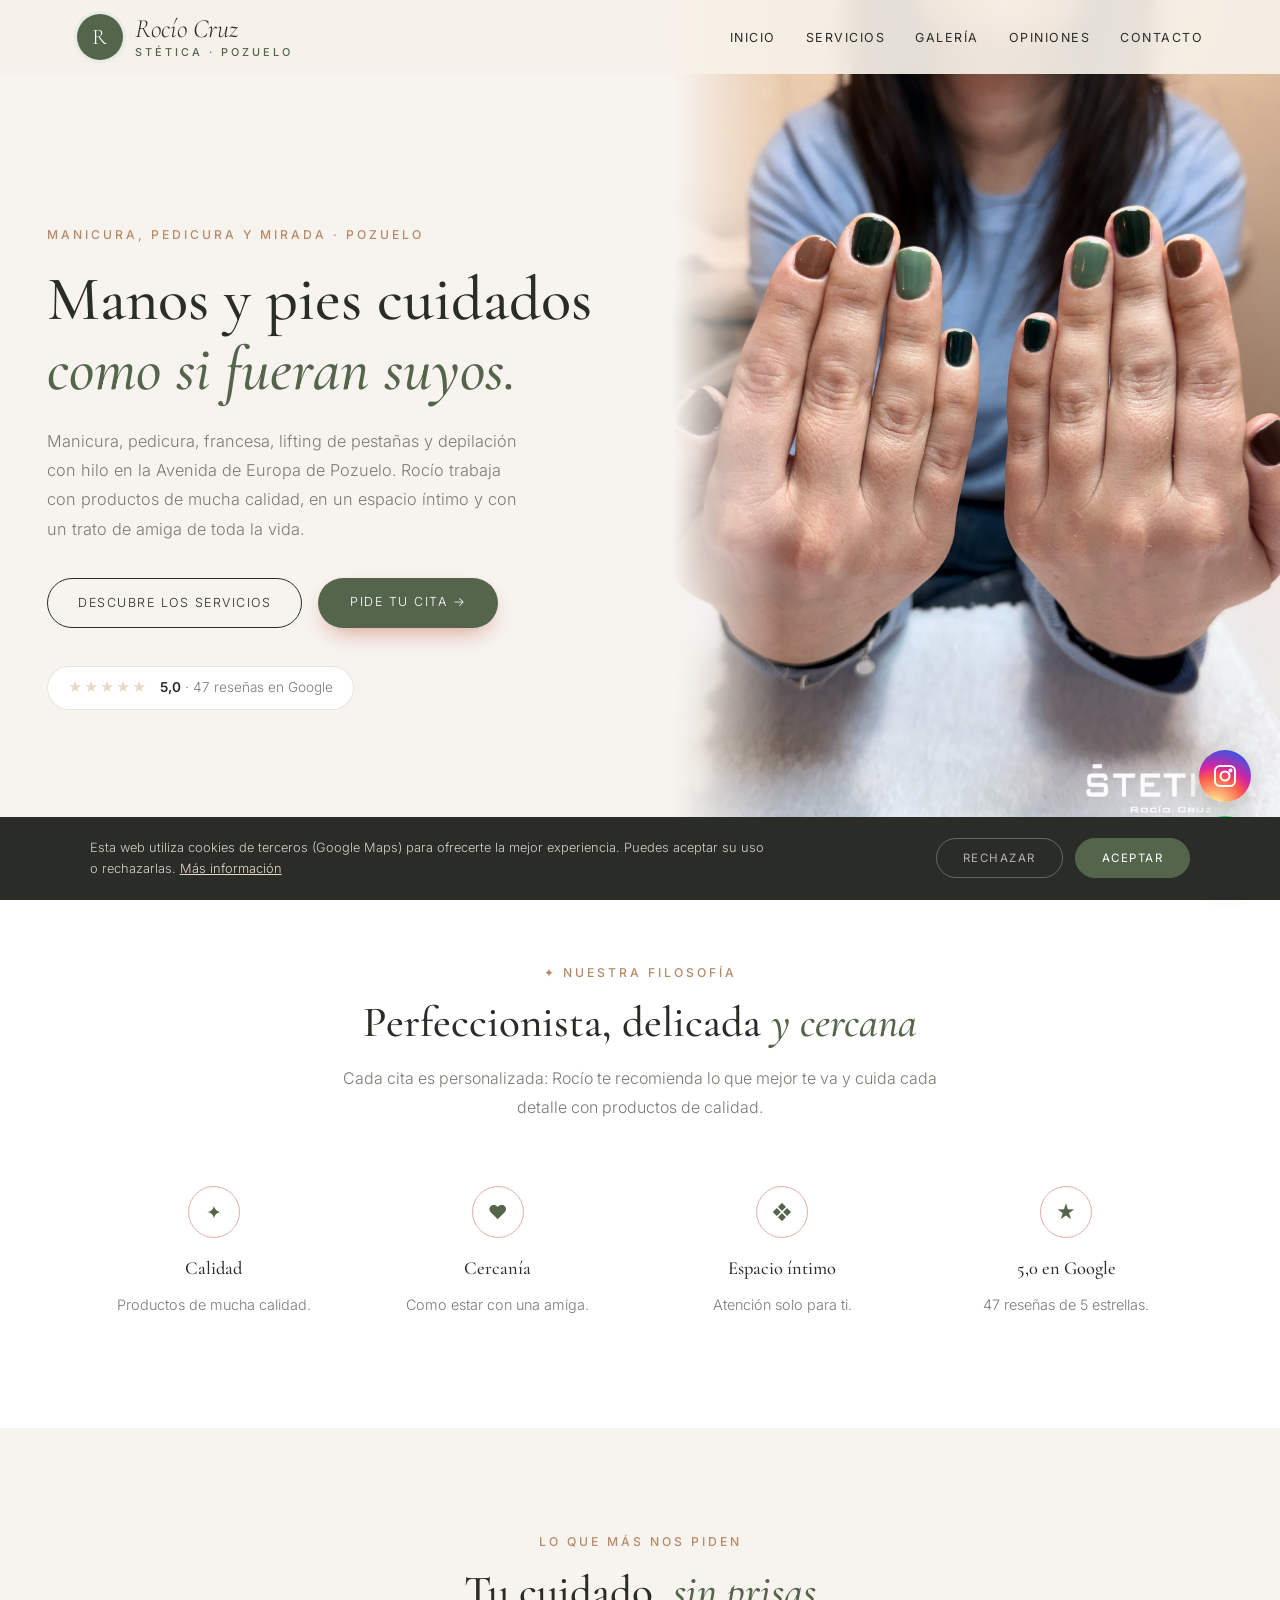
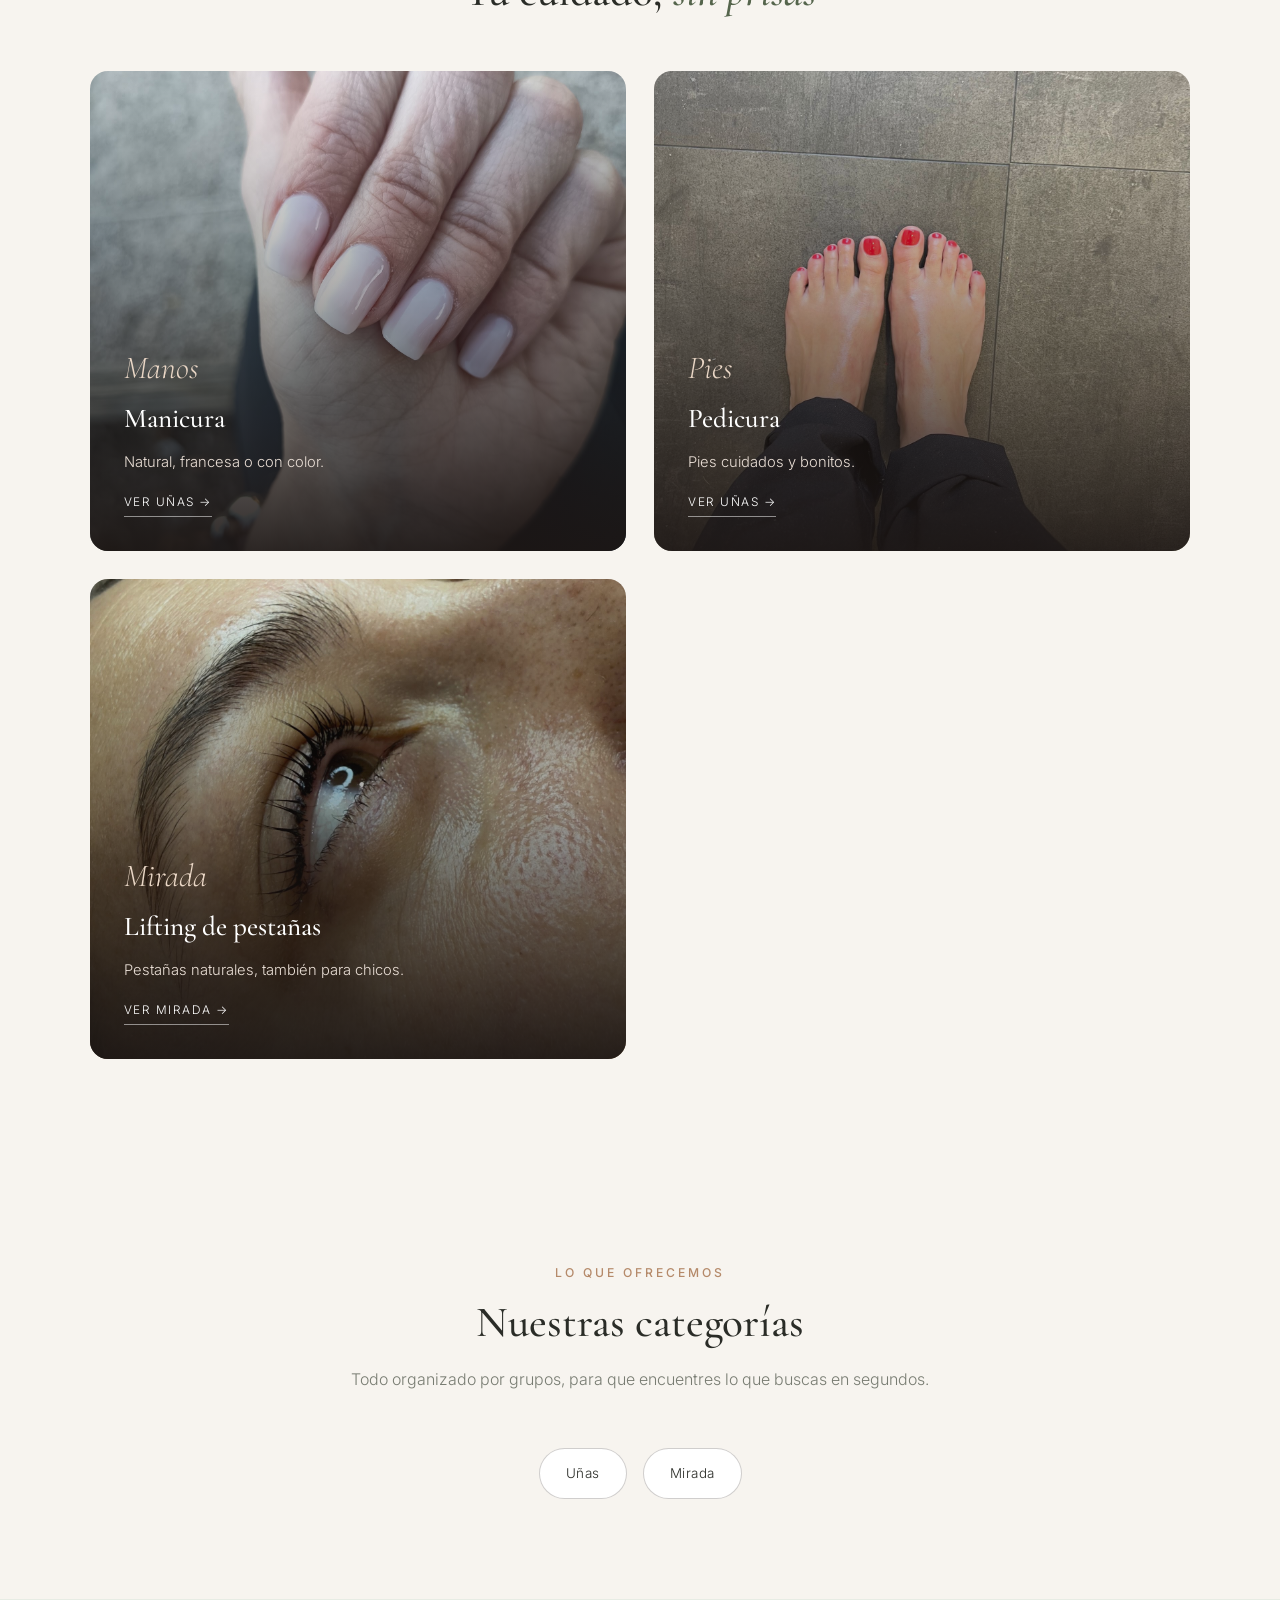
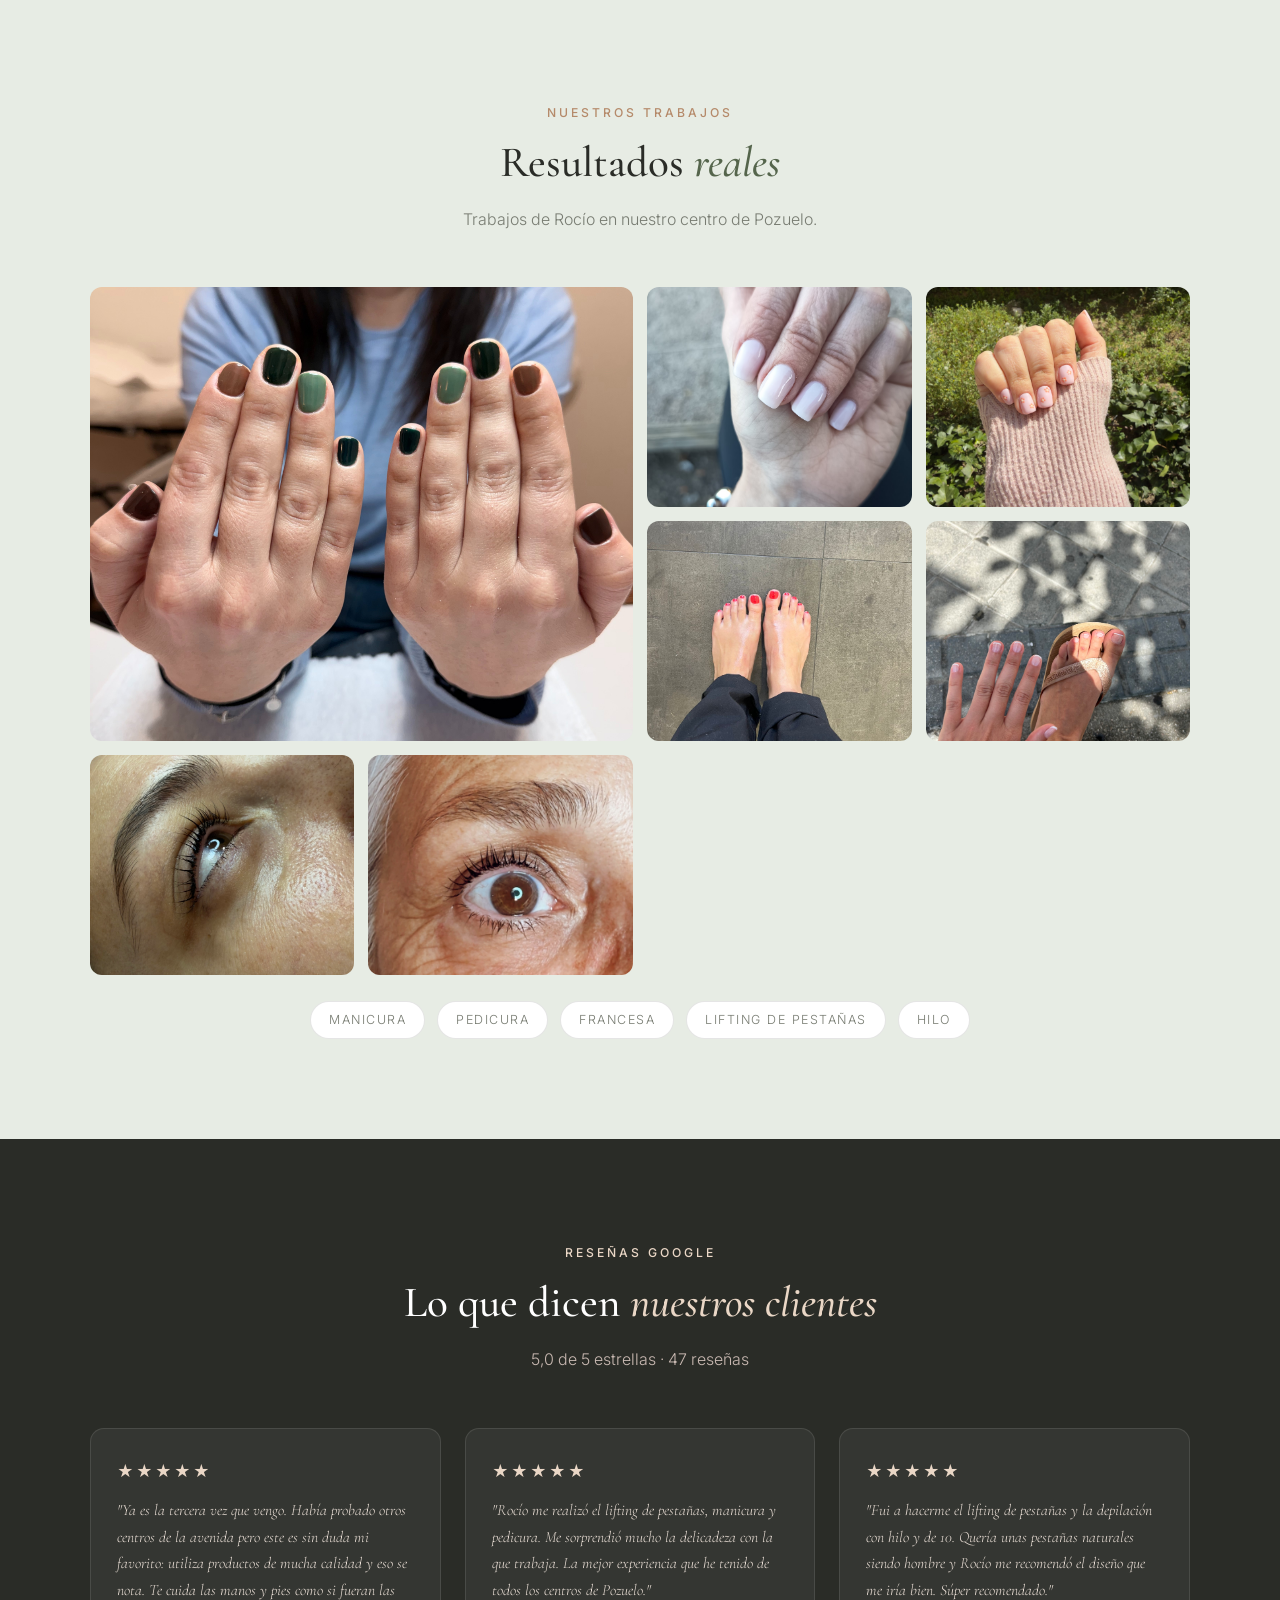
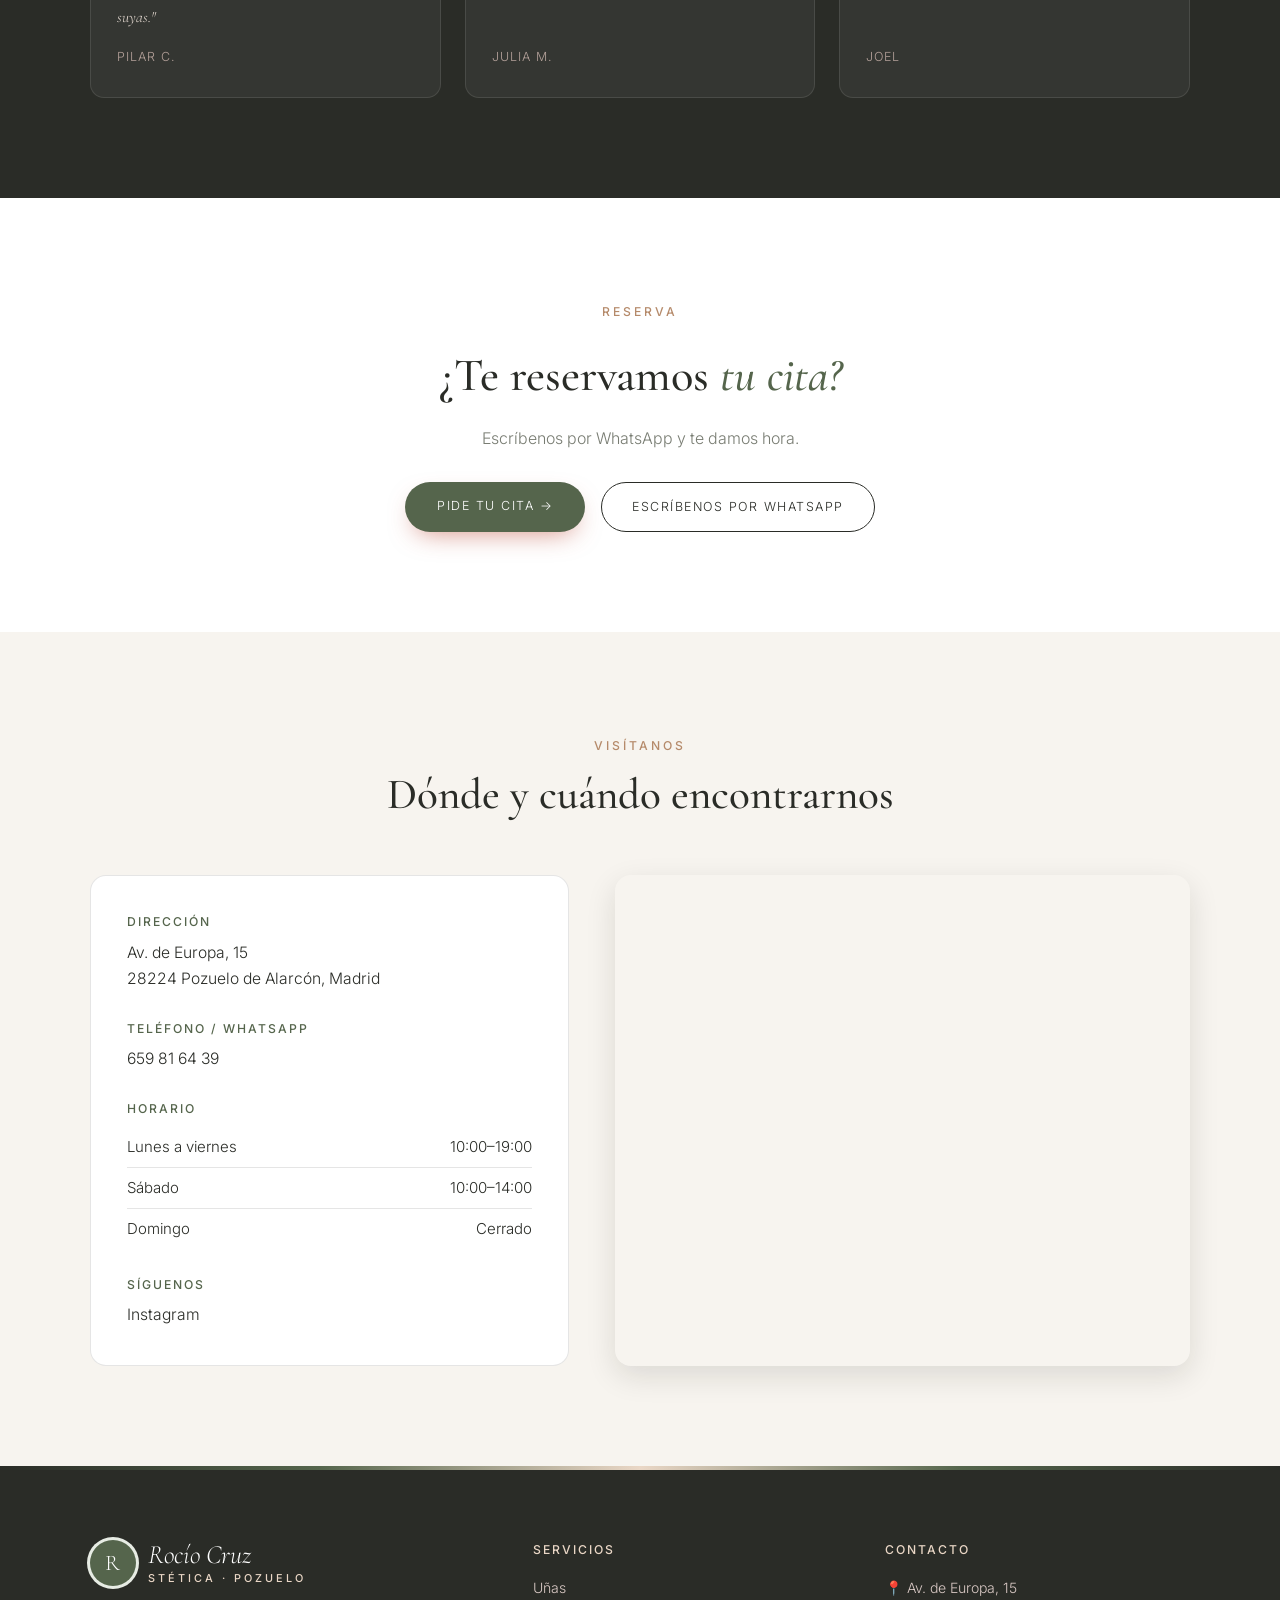
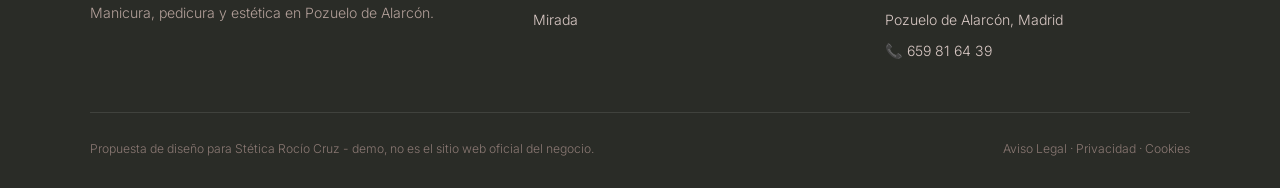
<file: index.html>
<!DOCTYPE html>
<html lang="es">
<head>
<meta charset="UTF-8">
<meta name="viewport" content="width=device-width, initial-scale=1.0">
<title>Stética Rocío Cruz — Manicura, pedicura y pestañas en Pozuelo de Alarcón</title>
<meta name="description" content="Stética Rocío Cruz, centro de estética en Av. de Europa 15, Pozuelo de Alarcón. Manicura, pedicura, francesa, lifting de pestañas y depilación con hilo con Rocío. 5,0★ con 47 reseñas en Google.">
<meta name="theme-color" content="#2a2c27">
<meta property="og:title" content="Stética Rocío Cruz · Pozuelo de Alarcón">
<meta property="og:image" content="maps_01.jpg">

<link rel="preconnect" href="https://fonts.googleapis.com"><link rel="preconnect" href="https://fonts.gstatic.com" crossorigin><link href="https://fonts.googleapis.com/css2?family=Cormorant+Garamond:ital,wght@0,500;0,600;1,500&family=Inter:wght@300;400;500;600&display=swap" rel="stylesheet">
<link rel="stylesheet" href="styles.css">
</head>
<body>

<header id="header">
  <a href="index.html" class="logo" aria-label="Stética Rocío Cruz, inicio"><span class="logo-mark">R</span><span class="logo-text"><span class="script">Rocío Cruz</span><small>stética · Pozuelo</small></span></a>
  <nav id="nav" aria-label="Navegación principal"><ul><li><a href="index.html#inicio">Inicio</a></li><li><a href="servicios.html">Servicios</a></li><li><a href="index.html#galeria">Galería</a></li><li><a href="index.html#opiniones">Opiniones</a></li><li><a href="index.html#contacto">Contacto</a></li></ul></nav><button class="nav-toggle" id="navToggle" aria-label="Abrir menú">☰</button>
</header>

<section class="hero" id="inicio">
  <div class="hero-text">
    <span class="eyebrow">Manicura, pedicura y mirada · Pozuelo</span>
    <h1>Manos y pies cuidados <em>como si fueran suyos.</em></h1>
    <p>Manicura, pedicura, francesa, lifting de pestañas y depilación con hilo en la Avenida de Europa de Pozuelo. Rocío trabaja con productos de mucha calidad, en un espacio íntimo y con un trato de amiga de toda la vida.</p>
    <div class="hero-ctas">
      <a href="servicios.html" class="btn-outline">Descubre los servicios</a>
      <a href="https://wa.me/34659816439?text=Hola%2C%20he%20visto%20vuestra%20web%20y%20me%20gustar%C3%ADa%20pedir%20cita%20con%20Roc%C3%ADo" class="btn-solid" target="_blank" rel="noopener">Pide tu cita →</a>
    </div>
    <a class="hero-rating" href="https://www.google.com/maps/search/?api=1&query=Steticarociocruz,+Avenida+de+Europa+15,+Pozuelo+de+Alarcon" target="_blank" rel="noopener"><span class="stars">★★★★★</span><span><strong>5,0</strong> · 47 reseñas en Google</span></a>
  </div>
  <div class="hero-img"><img src="maps_01.jpg" alt="Manicura en tonos verdes y marrones de Stética Rocío Cruz" style="object-position:center 45%;"></div>
</section>

<section class="trust">
  <div class="section-head">
    <span class="eyebrow">✦ Nuestra filosofía</span>
    <h2>Perfeccionista, delicada <em>y cercana</em></h2>
    <p>Cada cita es personalizada: Rocío te recomienda lo que mejor te va y cuida cada detalle con productos de calidad.</p>
  </div>
  <div class="trust-grid">
    <div class="trust-card"><span class="trust-ic">✦</span><h3>Calidad</h3><p>Productos de mucha calidad.</p></div>
    <div class="trust-card"><span class="trust-ic">♥</span><h3>Cercanía</h3><p>Como estar con una amiga.</p></div>
    <div class="trust-card"><span class="trust-ic">❖</span><h3>Espacio íntimo</h3><p>Atención solo para ti.</p></div>
    <div class="trust-card"><span class="trust-ic">★</span><h3>5,0 en Google</h3><p>47 reseñas de 5 estrellas.</p></div>
  </div>
</section>

<section class="worlds">
  <div class="section-head">
    <span class="eyebrow">Lo que más nos piden</span>
    <h2>Tu cuidado, <em>sin prisas</em></h2>
  </div>
  <div class="worlds-grid">
    <a href="servicios.html#unas" class="world-card"><img src="maps_06.jpg" alt="Manicura"><div class="world-text"><span class="script">Manos</span><h3>Manicura</h3><p>Natural, francesa o con color.</p><span class="world-link">Ver uñas →</span></div></a>
    <a href="servicios.html#unas" class="world-card"><img src="maps_08.jpg" alt="Pedicura"><div class="world-text"><span class="script">Pies</span><h3>Pedicura</h3><p>Pies cuidados y bonitos.</p><span class="world-link">Ver uñas →</span></div></a>
    <a href="servicios.html#mirada" class="world-card"><img src="maps_10.jpg" alt="Lifting de pestañas"><div class="world-text"><span class="script">Mirada</span><h3>Lifting de pestañas</h3><p>Pestañas naturales, también para chicos.</p><span class="world-link">Ver mirada →</span></div></a>
  </div>
</section>

<section>
  <div class="section-head">
    <span class="eyebrow">Lo que ofrecemos</span>
    <h2>Nuestras categorías</h2>
    <p>Todo organizado por grupos, para que encuentres lo que buscas en segundos.</p>
  </div>
  <div class="cat-pills">
    <a href="servicios.html#unas" class="cat-pill">Uñas</a>
    <a href="servicios.html#mirada" class="cat-pill">Mirada</a>
  </div>
</section>

<section class="gallery-wrap" id="galeria">
  <div class="section-head">
    <span class="eyebrow">Nuestros trabajos</span>
    <h2>Resultados <em>reales</em></h2>
    <p>Trabajos de Rocío en nuestro centro de Pozuelo.</p>
  </div>
  <div class="gallery">
    <figure class="big"><img src="maps_01.jpg" alt="Manicura en verdes y marrones" loading="lazy"></figure>
    <figure><img src="maps_06.jpg" alt="Manicura nude" loading="lazy"></figure>
    <figure><img src="maps_04.jpg" alt="Manicura rosa suave" loading="lazy"></figure>
    <figure><img src="maps_08.jpg" alt="Pedicura en rojo" loading="lazy"></figure>
    <figure><img src="maps_05.jpg" alt="Manicura y pedicura natural" loading="lazy"></figure>
    <figure><img src="maps_10.jpg" alt="Lifting de pestañas" loading="lazy"></figure>
    <figure><img src="maps_02.jpg" alt="Pestañas con lifting" loading="lazy"></figure>
  </div>
  <div class="brands"><span>Manicura</span><span>Pedicura</span><span>Francesa</span><span>Lifting de pestañas</span><span>Hilo</span></div>
</section>

<section class="reviews-wrap" id="opiniones">
  <div class="section-head">
    <span class="eyebrow">Reseñas Google</span>
    <h2>Lo que dicen <em>nuestros clientes</em></h2>
    <p>5,0 de 5 estrellas · 47 reseñas</p>
  </div>
  <div class="review-grid">
    <div class="review-card"><div class="stars">★★★★★</div><p>"Ya es la tercera vez que vengo. Había probado otros centros de la avenida pero este es sin duda mi favorito: utiliza productos de mucha calidad y eso se nota. Te cuida las manos y pies como si fueran las suyas."</p><cite>Pilar C.</cite></div>
    <div class="review-card"><div class="stars">★★★★★</div><p>"Rocío me realizó el lifting de pestañas, manicura y pedicura. Me sorprendió mucho la delicadeza con la que trabaja. La mejor experiencia que he tenido de todos los centros de Pozuelo."</p><cite>Julia M.</cite></div>
    <div class="review-card"><div class="stars">★★★★★</div><p>"Fui a hacerme el lifting de pestañas y la depilación con hilo y de 10. Quería unas pestañas naturales siendo hombre y Rocío me recomendó el diseño que me iría bien. Súper recomendado."</p><cite>Joel</cite></div>
  </div>
</section>

<section class="cta-section">
  <span class="eyebrow">Reserva</span>
  <h2>¿Te reservamos <em>tu cita?</em></h2>
  <p>Escríbenos por WhatsApp y te damos hora.</p>
  <div class="cta-row">
    <a href="https://wa.me/34659816439?text=Hola%2C%20he%20visto%20vuestra%20web%20y%20me%20gustar%C3%ADa%20pedir%20cita%20con%20Roc%C3%ADo" class="btn-solid" target="_blank" rel="noopener">Pide tu cita →</a>
    <a href="https://wa.me/34659816439?text=Hola%2C%20he%20visto%20vuestra%20web%20y%20me%20gustar%C3%ADa%20pedir%20cita%20con%20Roc%C3%ADo" class="btn-outline" target="_blank" rel="noopener">Escríbenos por WhatsApp</a>
  </div>
</section>

<section class="contact-section" id="contacto">
  <div class="section-head">
    <span class="eyebrow">Visítanos</span>
    <h2>Dónde y cuándo encontrarnos</h2>
  </div>
  <div class="contact-grid">
    <div class="contact-info">
      <div class="contact-block"><h3>Dirección</h3><p>Av. de Europa, 15<br>28224 Pozuelo de Alarcón, Madrid</p></div>
      <div class="contact-block"><h3>Teléfono / WhatsApp</h3><p><a href="tel:+34659816439">659 81 64 39</a></p></div>
      <div class="contact-block"><h3>Horario</h3><ul class="hours-list"><li><span>Lunes a viernes</span><span>10:00–19:00</span></li><li><span>Sábado</span><span>10:00–14:00</span></li><li><span>Domingo</span><span>Cerrado</span></li></ul></div>
      <div class="contact-block"><h3>Síguenos</h3><p><a href="https://www.instagram.com/steticarociocruz/" target="_blank" rel="noopener">Instagram</a></p></div>
    </div>
    <div class="contact-map">
      <iframe title="Mapa de Stética Rocío Cruz" src="https://www.google.com/maps?q=Steticarociocruz,+Avenida+de+Europa+15,+Pozuelo+de+Alarcon&output=embed" width="100%" height="100%" style="border:0;" allowfullscreen="" loading="lazy" referrerpolicy="no-referrer-when-downgrade"></iframe>
    </div>
  </div>
</section>

<footer>
  <div class="footer-grid">
    <div class="footer-brand">
      <a href="index.html" class="logo light"><span class="logo-mark">R</span><span class="logo-text"><span class="script">Rocío Cruz</span><small>stética · Pozuelo</small></span></a>
      <p>Manicura, pedicura y estética en Pozuelo de Alarcón.</p>
    </div>
    <div><h4>Servicios</h4><ul><li><a href="servicios.html#unas">Uñas</a></li><li><a href="servicios.html#mirada">Mirada</a></li></ul></div>
    <div><h4>Contacto</h4><ul><li>📍 Av. de Europa, 15</li><li>Pozuelo de Alarcón, Madrid</li><li>📞 <a href="tel:+34659816439">659 81 64 39</a></li></ul></div>
  </div>
  <div class="footer-bottom">
    <span>Propuesta de diseño para Stética Rocío Cruz - demo, no es el sitio web oficial del negocio.</span>
    <span><a href="aviso-legal.html">Aviso Legal</a> &middot; <a href="politica-privacidad.html">Privacidad</a> &middot; <a href="politica-cookies.html">Cookies</a></span>
  </div>
</footer>

<div id="cookie-banner" class="cookie-banner"><p>Esta web utiliza cookies de terceros (Google Maps) para ofrecerte la mejor experiencia. Puedes aceptar su uso o rechazarlas. <a href="politica-cookies.html">Más información</a></p><div class="cookie-actions"><button onclick="setCookieChoice('rejected')" class="ck-reject">Rechazar</button><button onclick="setCookieChoice('accepted')" class="ck-accept">Aceptar</button></div></div>
<div class="social-fabs"><a class="ig-fab" href="https://www.instagram.com/steticarociocruz/" target="_blank" rel="noopener" aria-label="Visitar Instagram"><svg width="24" height="24" viewBox="0 0 24 24" fill="none" stroke="white" stroke-width="2"><rect x="2" y="2" width="20" height="20" rx="5"/><circle cx="12" cy="12" r="4.5"/><circle cx="17.5" cy="6.5" r="1" fill="white"/></svg></a><a class="wa-fab" href="https://wa.me/34659816439?text=Hola%2C%20he%20visto%20vuestra%20web%20y%20me%20gustar%C3%ADa%20pedir%20cita%20con%20Roc%C3%ADo" target="_blank" rel="noopener" aria-label="Escribir por WhatsApp"><svg width="28" height="28" viewBox="0 0 24 24" fill="white"><path d="M17.5 14.4c-.3-.1-1.8-.9-2-1s-.5-.1-.7.1-.8 1-.9 1.2-.3.2-.6.1a8.2 8.2 0 0 1-2.4-1.5 9 9 0 0 1-1.7-2.1c-.2-.3 0-.5.1-.6l.4-.5.3-.5v-.5l-.9-2.2c-.2-.6-.5-.5-.7-.5h-.6a1.1 1.1 0 0 0-.8.4 3.4 3.4 0 0 0-1 2.5 5.9 5.9 0 0 0 1.2 3.1 13.5 13.5 0 0 0 5.2 4.6c2.6 1 2.6.7 3.1.6a2.6 2.6 0 0 0 1.7-1.2 2.1 2.1 0 0 0 .2-1.2c-.1-.1-.3-.2-.6-.3ZM12 21.8a9.8 9.8 0 0 1-5-1.4l-.4-.2-3.7 1 1-3.6-.2-.4A9.8 9.8 0 1 1 12 21.8Zm8.4-18.3A11.8 11.8 0 0 0 1.8 17.7L.2 23.8l6.3-1.6a11.8 11.8 0 0 0 5.6 1.4A11.8 11.8 0 0 0 20.4 3.5Z"/></svg></a></div>
<script src="main.js"></script>
</body>
</html>
</file>
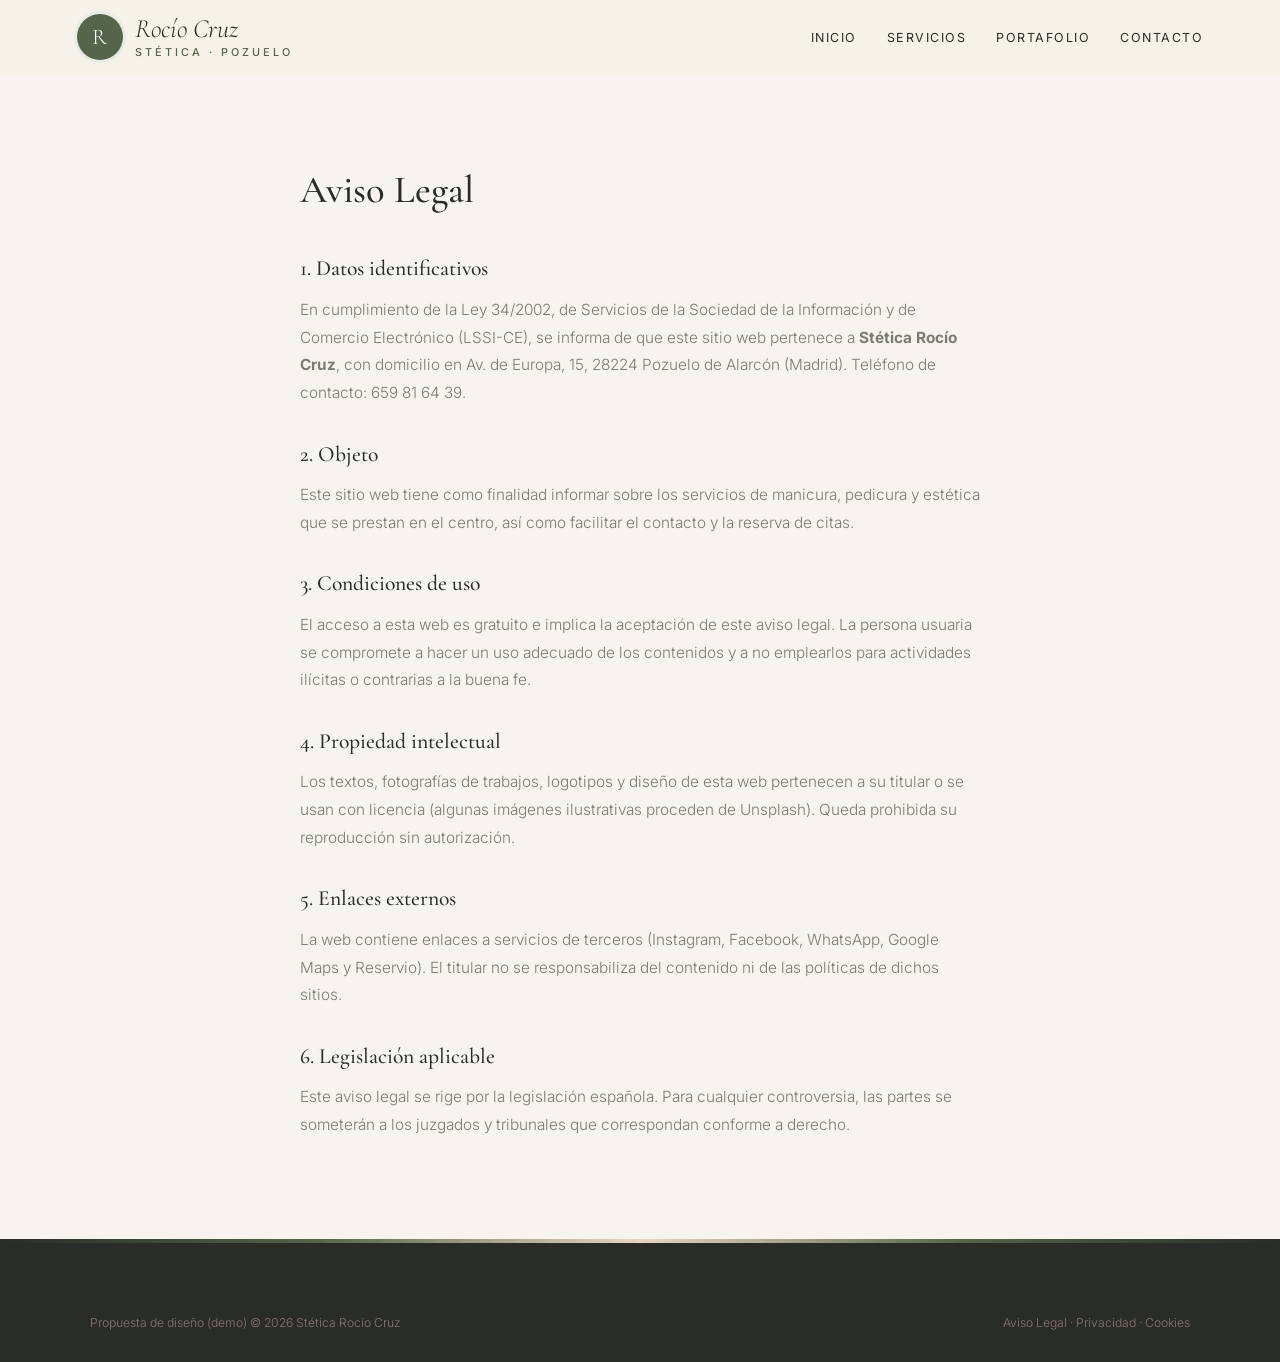
<file: aviso-legal.html>
<!DOCTYPE html>
<html lang="es">
<head>
<meta charset="UTF-8">
<meta name="viewport" content="width=device-width, initial-scale=1.0">
<title>Aviso Legal — Stética Rocío Cruz</title>
<meta name="robots" content="noindex">

<link rel="preconnect" href="https://fonts.googleapis.com">
<link href="https://fonts.googleapis.com/css2?family=Cormorant+Garamond:ital,wght@0,500;0,600;1,500&family=Inter:wght@300;400;500;600&display=swap" rel="stylesheet">
<link rel="stylesheet" href="styles.css">
</head>
<body>
<header id="header" class="scrolled">
  <a href="index.html" class="logo" aria-label="Stética Rocío Cruz, inicio">
    <span class="logo-mark">R</span>
    <span class="logo-text"><span class="script">Rocío Cruz</span><small>stética · Pozuelo</small></span>
  </a>
  <nav id="nav" aria-label="Navegación principal">
    <ul>
      <li><a href="index.html#inicio">Inicio</a></li>
      <li><a href="servicios.html">Servicios</a></li>
      <li><a href="portafolio.html">Portafolio</a></li>
      <li><a href="index.html#contacto">Contacto</a></li>
    </ul>
  </nav>
  <button class="nav-toggle" id="navToggle" aria-label="Abrir menú">☰</button>
</header>
<main class="legal"><h1>Aviso Legal</h1>
<h2>1. Datos identificativos</h2>
<p>En cumplimiento de la Ley 34/2002, de Servicios de la Sociedad de la Información y de Comercio Electrónico (LSSI-CE), se informa de que este sitio web pertenece a <strong>Stética Rocío Cruz</strong>, con domicilio en Av. de Europa, 15, 28224 Pozuelo de Alarcón (Madrid). Teléfono de contacto: 659 81 64 39.</p>
<h2>2. Objeto</h2>
<p>Este sitio web tiene como finalidad informar sobre los servicios de manicura, pedicura y estética que se prestan en el centro, así como facilitar el contacto y la reserva de citas.</p>
<h2>3. Condiciones de uso</h2>
<p>El acceso a esta web es gratuito e implica la aceptación de este aviso legal. La persona usuaria se compromete a hacer un uso adecuado de los contenidos y a no emplearlos para actividades ilícitas o contrarias a la buena fe.</p>
<h2>4. Propiedad intelectual</h2>
<p>Los textos, fotografías de trabajos, logotipos y diseño de esta web pertenecen a su titular o se usan con licencia (algunas imágenes ilustrativas proceden de Unsplash). Queda prohibida su reproducción sin autorización.</p>
<h2>5. Enlaces externos</h2>
<p>La web contiene enlaces a servicios de terceros (Instagram, Facebook, WhatsApp, Google Maps y Reservio). El titular no se responsabiliza del contenido ni de las políticas de dichos sitios.</p>
<h2>6. Legislación aplicable</h2>
<p>Este aviso legal se rige por la legislación española. Para cualquier controversia, las partes se someterán a los juzgados y tribunales que correspondan conforme a derecho.</p></main>
<footer>
  <div class="footer-bottom" style="margin-top:0">
    <span>Propuesta de diseño (demo) © 2026 Stética Rocío Cruz</span>
    <span><a href="aviso-legal.html">Aviso Legal</a> &middot; <a href="politica-privacidad.html">Privacidad</a> &middot; <a href="politica-cookies.html">Cookies</a></span>
  </div>
</footer>
<script src="main.js"></script>
</body>
</html>
</file>
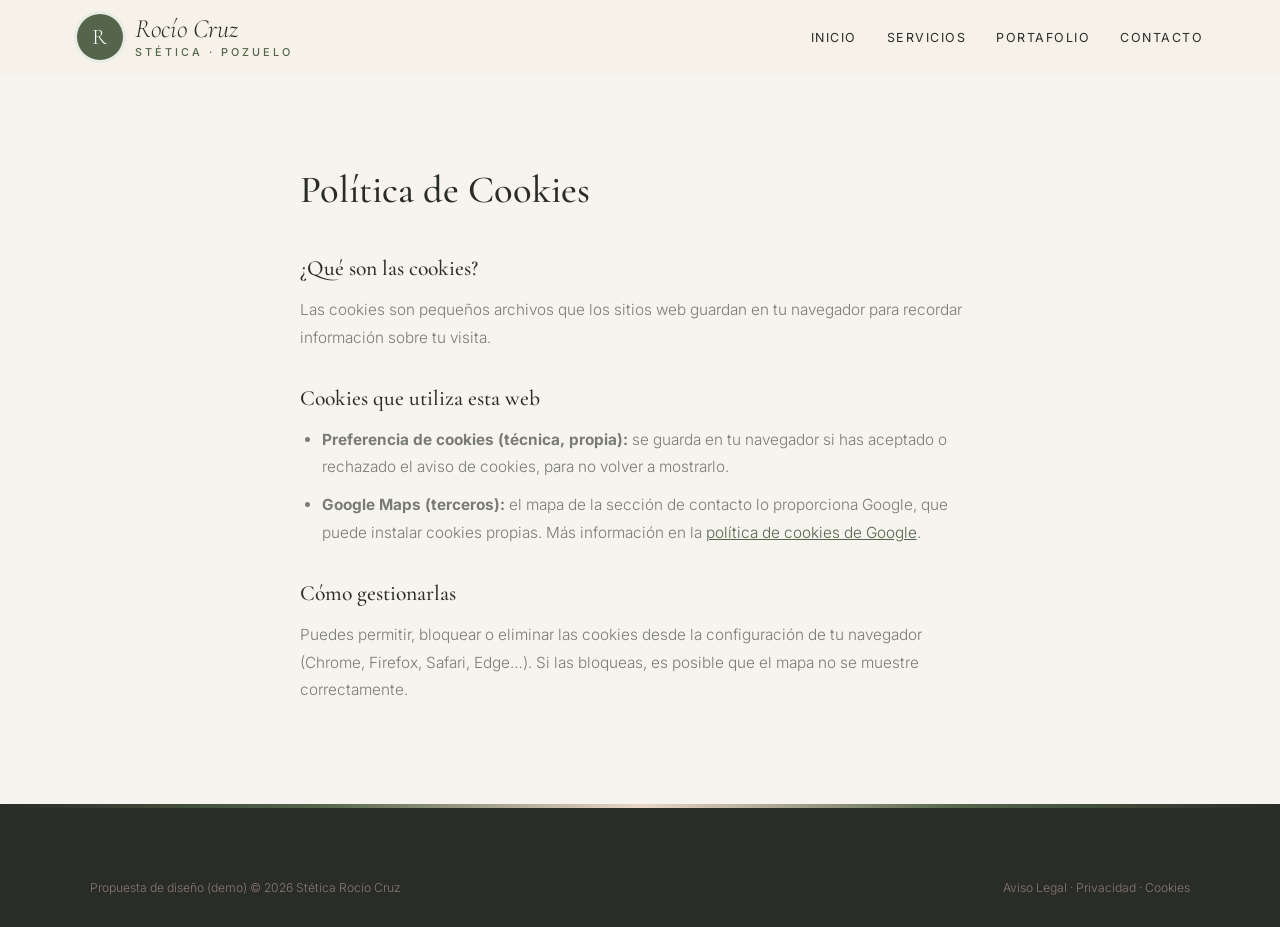
<file: politica-cookies.html>
<!DOCTYPE html>
<html lang="es">
<head>
<meta charset="UTF-8">
<meta name="viewport" content="width=device-width, initial-scale=1.0">
<title>Política de Cookies — Stética Rocío Cruz</title>
<meta name="robots" content="noindex">

<link rel="preconnect" href="https://fonts.googleapis.com">
<link href="https://fonts.googleapis.com/css2?family=Cormorant+Garamond:ital,wght@0,500;0,600;1,500&family=Inter:wght@300;400;500;600&display=swap" rel="stylesheet">
<link rel="stylesheet" href="styles.css">
</head>
<body>
<header id="header" class="scrolled">
  <a href="index.html" class="logo" aria-label="Stética Rocío Cruz, inicio">
    <span class="logo-mark">R</span>
    <span class="logo-text"><span class="script">Rocío Cruz</span><small>stética · Pozuelo</small></span>
  </a>
  <nav id="nav" aria-label="Navegación principal">
    <ul>
      <li><a href="index.html#inicio">Inicio</a></li>
      <li><a href="servicios.html">Servicios</a></li>
      <li><a href="portafolio.html">Portafolio</a></li>
      <li><a href="index.html#contacto">Contacto</a></li>
    </ul>
  </nav>
  <button class="nav-toggle" id="navToggle" aria-label="Abrir menú">☰</button>
</header>
<main class="legal"><h1>Política de Cookies</h1>
<h2>¿Qué son las cookies?</h2>
<p>Las cookies son pequeños archivos que los sitios web guardan en tu navegador para recordar información sobre tu visita.</p>
<h2>Cookies que utiliza esta web</h2>
<ul>
<li><strong>Preferencia de cookies (técnica, propia):</strong> se guarda en tu navegador si has aceptado o rechazado el aviso de cookies, para no volver a mostrarlo.</li>
<li><strong>Google Maps (terceros):</strong> el mapa de la sección de contacto lo proporciona Google, que puede instalar cookies propias. Más información en la <a href="https://policies.google.com/technologies/cookies" target="_blank" rel="noopener">política de cookies de Google</a>.</li>
</ul>
<h2>Cómo gestionarlas</h2>
<p>Puedes permitir, bloquear o eliminar las cookies desde la configuración de tu navegador (Chrome, Firefox, Safari, Edge…). Si las bloqueas, es posible que el mapa no se muestre correctamente.</p></main>
<footer>
  <div class="footer-bottom" style="margin-top:0">
    <span>Propuesta de diseño (demo) © 2026 Stética Rocío Cruz</span>
    <span><a href="aviso-legal.html">Aviso Legal</a> &middot; <a href="politica-privacidad.html">Privacidad</a> &middot; <a href="politica-cookies.html">Cookies</a></span>
  </div>
</footer>
<script src="main.js"></script>
</body>
</html>
</file>
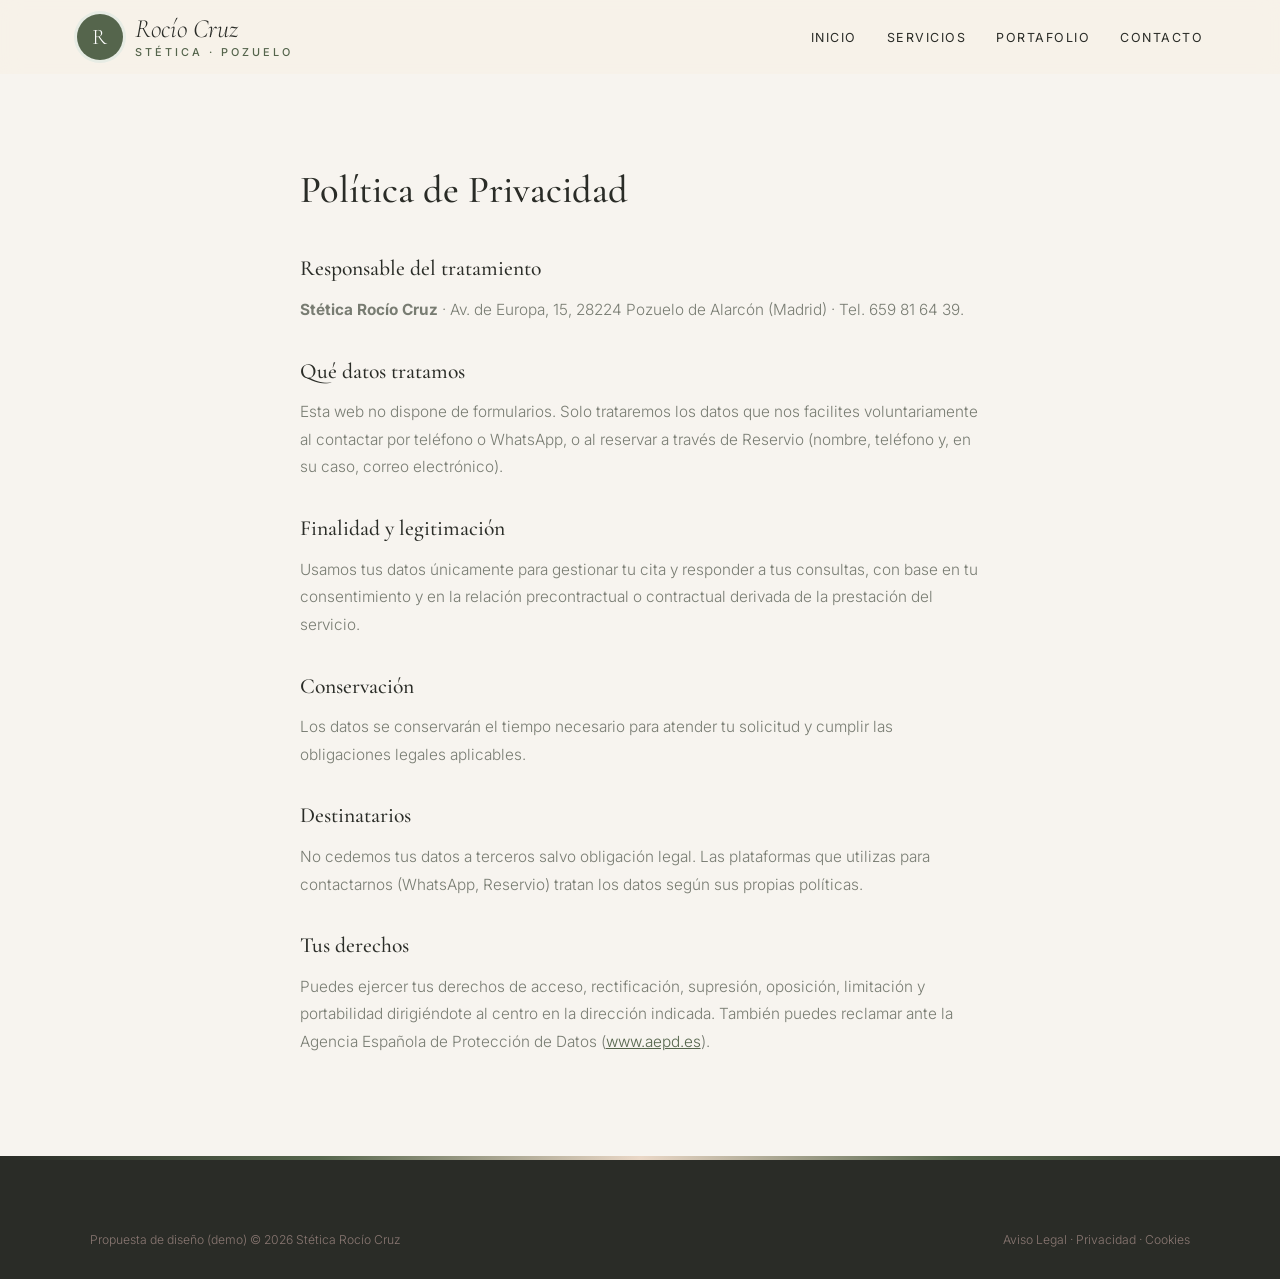
<file: politica-privacidad.html>
<!DOCTYPE html>
<html lang="es">
<head>
<meta charset="UTF-8">
<meta name="viewport" content="width=device-width, initial-scale=1.0">
<title>Política de Privacidad — Stética Rocío Cruz</title>
<meta name="robots" content="noindex">

<link rel="preconnect" href="https://fonts.googleapis.com">
<link href="https://fonts.googleapis.com/css2?family=Cormorant+Garamond:ital,wght@0,500;0,600;1,500&family=Inter:wght@300;400;500;600&display=swap" rel="stylesheet">
<link rel="stylesheet" href="styles.css">
</head>
<body>
<header id="header" class="scrolled">
  <a href="index.html" class="logo" aria-label="Stética Rocío Cruz, inicio">
    <span class="logo-mark">R</span>
    <span class="logo-text"><span class="script">Rocío Cruz</span><small>stética · Pozuelo</small></span>
  </a>
  <nav id="nav" aria-label="Navegación principal">
    <ul>
      <li><a href="index.html#inicio">Inicio</a></li>
      <li><a href="servicios.html">Servicios</a></li>
      <li><a href="portafolio.html">Portafolio</a></li>
      <li><a href="index.html#contacto">Contacto</a></li>
    </ul>
  </nav>
  <button class="nav-toggle" id="navToggle" aria-label="Abrir menú">☰</button>
</header>
<main class="legal"><h1>Política de Privacidad</h1>
<h2>Responsable del tratamiento</h2>
<p><strong>Stética Rocío Cruz</strong> · Av. de Europa, 15, 28224 Pozuelo de Alarcón (Madrid) · Tel. 659 81 64 39.</p>
<h2>Qué datos tratamos</h2>
<p>Esta web no dispone de formularios. Solo trataremos los datos que nos facilites voluntariamente al contactar por teléfono o WhatsApp, o al reservar a través de Reservio (nombre, teléfono y, en su caso, correo electrónico).</p>
<h2>Finalidad y legitimación</h2>
<p>Usamos tus datos únicamente para gestionar tu cita y responder a tus consultas, con base en tu consentimiento y en la relación precontractual o contractual derivada de la prestación del servicio.</p>
<h2>Conservación</h2>
<p>Los datos se conservarán el tiempo necesario para atender tu solicitud y cumplir las obligaciones legales aplicables.</p>
<h2>Destinatarios</h2>
<p>No cedemos tus datos a terceros salvo obligación legal. Las plataformas que utilizas para contactarnos (WhatsApp, Reservio) tratan los datos según sus propias políticas.</p>
<h2>Tus derechos</h2>
<p>Puedes ejercer tus derechos de acceso, rectificación, supresión, oposición, limitación y portabilidad dirigiéndote al centro en la dirección indicada. También puedes reclamar ante la Agencia Española de Protección de Datos (<a href="https://www.aepd.es" target="_blank" rel="noopener">www.aepd.es</a>).</p></main>
<footer>
  <div class="footer-bottom" style="margin-top:0">
    <span>Propuesta de diseño (demo) © 2026 Stética Rocío Cruz</span>
    <span><a href="aviso-legal.html">Aviso Legal</a> &middot; <a href="politica-privacidad.html">Privacidad</a> &middot; <a href="politica-cookies.html">Cookies</a></span>
  </div>
</footer>
<script src="main.js"></script>
</body>
</html>
</file>
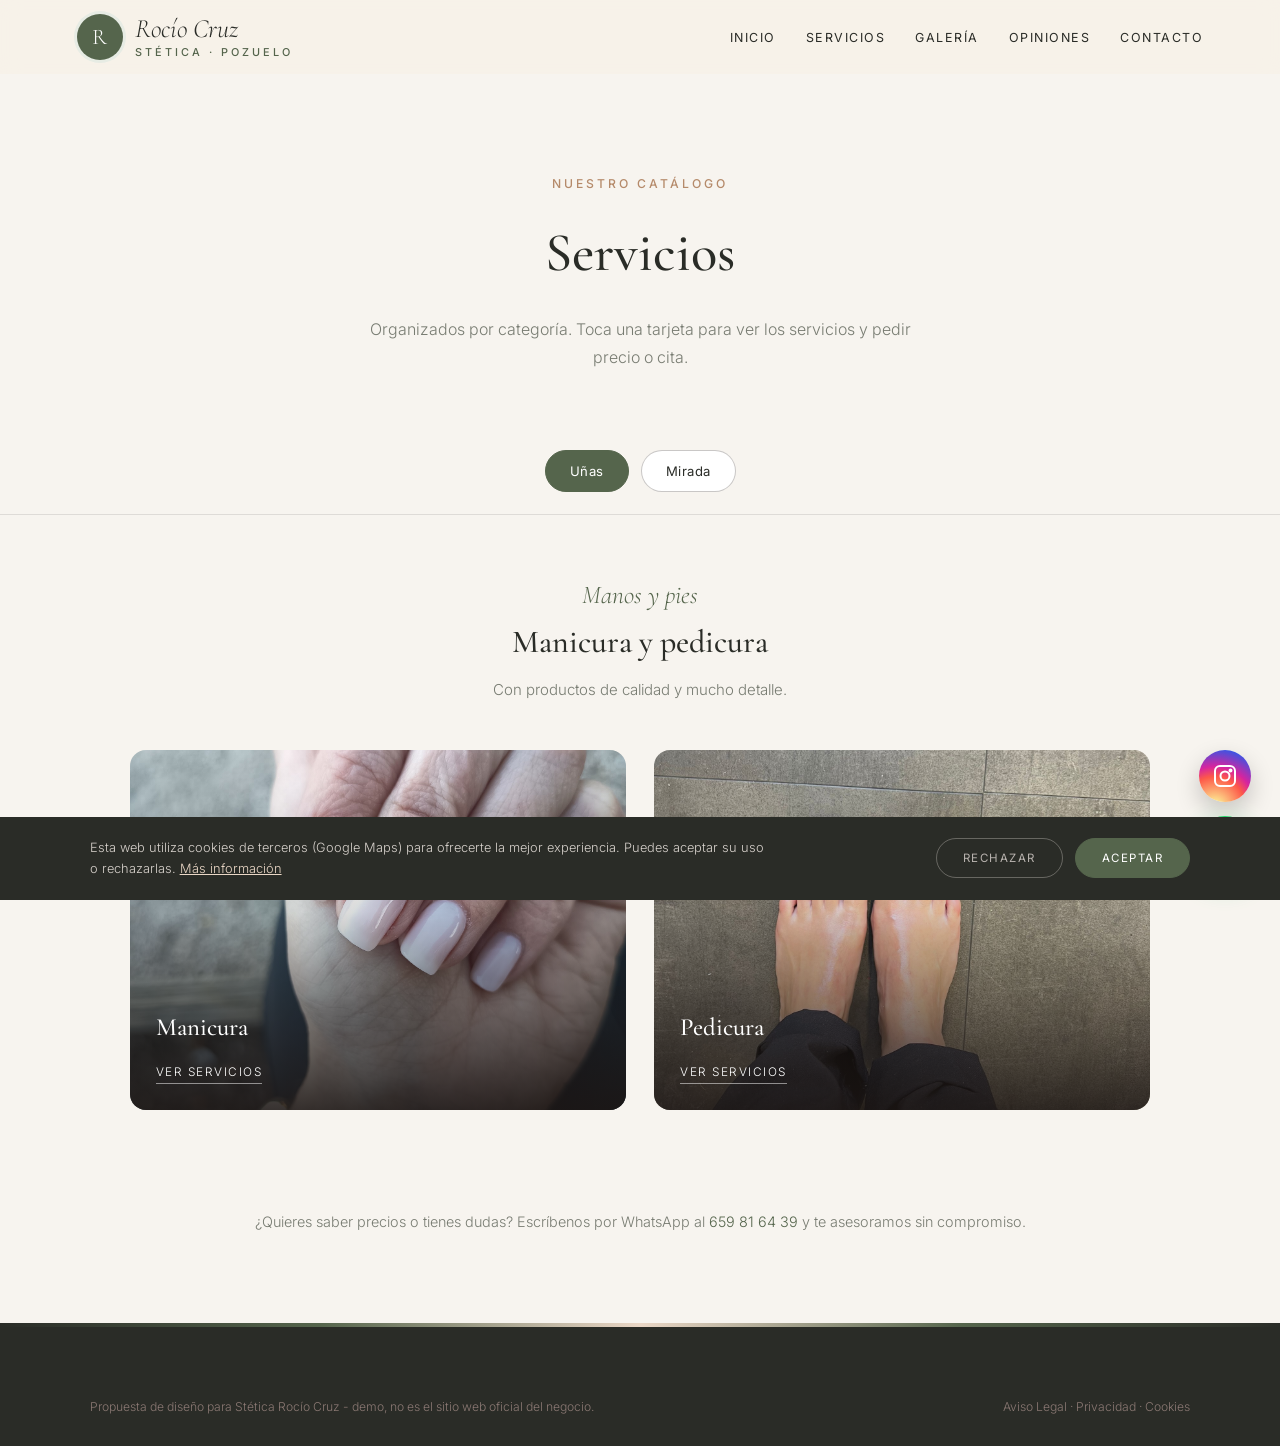
<file: servicios.html>
<!DOCTYPE html>
<html lang="es">
<head>
<meta charset="UTF-8">
<meta name="viewport" content="width=device-width, initial-scale=1.0">
<title>Servicios — Stética Rocío Cruz · Pozuelo de Alarcón</title>
<meta name="description" content="Servicios de Stética Rocío Cruz en Pozuelo de Alarcón.">

<link rel="preconnect" href="https://fonts.googleapis.com"><link rel="preconnect" href="https://fonts.gstatic.com" crossorigin><link href="https://fonts.googleapis.com/css2?family=Cormorant+Garamond:ital,wght@0,500;0,600;1,500&family=Inter:wght@300;400;500;600&display=swap" rel="stylesheet">
<link rel="stylesheet" href="styles.css">
</head>
<body>

<header id="header" class="scrolled">
  <a href="index.html" class="logo" aria-label="Stética Rocío Cruz, inicio"><span class="logo-mark">R</span><span class="logo-text"><span class="script">Rocío Cruz</span><small>stética · Pozuelo</small></span></a>
  <nav id="nav" aria-label="Navegación principal"><ul><li><a href="index.html#inicio">Inicio</a></li><li><a href="servicios.html">Servicios</a></li><li><a href="index.html#galeria">Galería</a></li><li><a href="index.html#opiniones">Opiniones</a></li><li><a href="index.html#contacto">Contacto</a></li></ul></nav><button class="nav-toggle" id="navToggle" aria-label="Abrir menú">☰</button>
</header>

<div class="page-hero">
  <span class="eyebrow">Nuestro catálogo</span>
  <h1>Servicios</h1>
  <p>Organizados por categoría. Toca una tarjeta para ver los servicios y pedir precio o cita.</p>
</div>

<div class="tabs">
  <button class="tab-btn active" data-tab="unas">Uñas</button>
  <button class="tab-btn" data-tab="mirada">Mirada</button>
  
</div>

<div class="tab-panel active" id="unas">
  <div class="tab-intro"><span class="script">Manos y pies</span><h2>Manicura y pedicura</h2><p>Con productos de calidad y mucho detalle.</p></div>
  <div class="cat-grid">
    <div class="cat-card" onclick="openModal('manicura')"><img src="maps_06.jpg" alt="Manicura" loading="lazy"><div class="cat-card-text"><h3>Manicura</h3><span>Ver servicios</span></div></div>
    <div class="cat-card" onclick="openModal('pedicura')"><img src="maps_08.jpg" alt="Pedicura" loading="lazy"><div class="cat-card-text"><h3>Pedicura</h3><span>Ver servicios</span></div></div>
  </div>
</div>

<div class="tab-panel" id="mirada">
  <div class="tab-intro"><span class="script">Mirada</span><h2>Pestañas y cejas</h2><p>Resultados naturales, también para chicos.</p></div>
  <div class="cat-grid">
    <div class="cat-card" onclick="openModal('lifting')"><img src="maps_10.jpg" alt="Lifting de pestañas" loading="lazy"><div class="cat-card-text"><h3>Lifting de pestañas</h3><span>Ver servicios</span></div></div>
    <div class="cat-card" onclick="openModal('hilo')"><img src="maps_02.jpg" alt="Depilación con hilo" loading="lazy"><div class="cat-card-text"><h3>Depilación con hilo</h3><span>Ver servicios</span></div></div>
  </div>
</div>


<p class="services-note">¿Quieres saber precios o tienes dudas? Escríbenos por WhatsApp al <a href="https://wa.me/34659816439" target="_blank" rel="noopener" style="color:var(--red)">659 81 64 39</a> y te asesoramos sin compromiso.</p>

<div class="modal-overlay" id="modal-manicura"><div class="modal">
  <button class="modal-close" onclick="closeModal('manicura')" aria-label="Cerrar">×</button>
  <h3>Manicura</h3><p class="modal-sub">Manos</p>
  <div class="svc-row"><div><div class="svc-name">Manicura</div><span class="svc-desc"></span></div><div class="svc-price">Consultar</div></div>
  <div class="svc-row"><div><div class="svc-name">Francesa</div><span class="svc-desc"></span></div><div class="svc-price">Consultar</div></div>
  <div class="svc-row"><div><div class="svc-name">Color a tu gusto</div><span class="svc-desc"></span></div><div class="svc-price">Consultar</div></div>
  <a class="modal-cta alt" href="https://wa.me/34659816439?text=Hola%2C%20quiero%20informaci%C3%B3n%20sobre%20manicura" target="_blank" rel="noopener">Pedir cita por WhatsApp</a>
</div></div>

<div class="modal-overlay" id="modal-pedicura"><div class="modal">
  <button class="modal-close" onclick="closeModal('pedicura')" aria-label="Cerrar">×</button>
  <h3>Pedicura</h3><p class="modal-sub">Pies</p>
  <div class="svc-row"><div><div class="svc-name">Pedicura</div><span class="svc-desc"></span></div><div class="svc-price">Consultar</div></div>
  <div class="svc-row"><div><div class="svc-name">Francesa en pies</div><span class="svc-desc"></span></div><div class="svc-price">Consultar</div></div>
  <a class="modal-cta alt" href="https://wa.me/34659816439?text=Hola%2C%20quiero%20informaci%C3%B3n%20sobre%20pedicura" target="_blank" rel="noopener">Pedir cita por WhatsApp</a>
</div></div>

<div class="modal-overlay" id="modal-lifting"><div class="modal">
  <button class="modal-close" onclick="closeModal('lifting')" aria-label="Cerrar">×</button>
  <h3>Lifting de pestañas</h3><p class="modal-sub">Pestañas</p>
  <div class="svc-row"><div><div class="svc-name">Lifting de pestañas</div><span class="svc-desc"></span></div><div class="svc-price">Consultar</div></div>
  <a class="modal-cta alt" href="https://wa.me/34659816439?text=Hola%2C%20quiero%20informaci%C3%B3n%20sobre%20lifting%20de%20pesta%C3%B1as" target="_blank" rel="noopener">Pedir cita por WhatsApp</a>
</div></div>

<div class="modal-overlay" id="modal-hilo"><div class="modal">
  <button class="modal-close" onclick="closeModal('hilo')" aria-label="Cerrar">×</button>
  <h3>Depilación con hilo</h3><p class="modal-sub">Cejas</p>
  <div class="svc-row"><div><div class="svc-name">Depilación con hilo</div><span class="svc-desc"></span></div><div class="svc-price">Consultar</div></div>
  <a class="modal-cta alt" href="https://wa.me/34659816439?text=Hola%2C%20quiero%20informaci%C3%B3n%20sobre%20depilaci%C3%B3n%20con%20hilo" target="_blank" rel="noopener">Pedir cita por WhatsApp</a>
</div></div>


<footer>
  <div class="footer-bottom" style="margin-top:0">
    <span>Propuesta de diseño para Stética Rocío Cruz - demo, no es el sitio web oficial del negocio.</span>
    <span><a href="aviso-legal.html">Aviso Legal</a> &middot; <a href="politica-privacidad.html">Privacidad</a> &middot; <a href="politica-cookies.html">Cookies</a></span>
  </div>
</footer>

<div id="cookie-banner" class="cookie-banner"><p>Esta web utiliza cookies de terceros (Google Maps) para ofrecerte la mejor experiencia. Puedes aceptar su uso o rechazarlas. <a href="politica-cookies.html">Más información</a></p><div class="cookie-actions"><button onclick="setCookieChoice('rejected')" class="ck-reject">Rechazar</button><button onclick="setCookieChoice('accepted')" class="ck-accept">Aceptar</button></div></div>
<div class="social-fabs"><a class="ig-fab" href="https://www.instagram.com/steticarociocruz/" target="_blank" rel="noopener" aria-label="Visitar Instagram"><svg width="24" height="24" viewBox="0 0 24 24" fill="none" stroke="white" stroke-width="2"><rect x="2" y="2" width="20" height="20" rx="5"/><circle cx="12" cy="12" r="4.5"/><circle cx="17.5" cy="6.5" r="1" fill="white"/></svg></a><a class="wa-fab" href="https://wa.me/34659816439?text=Hola%2C%20he%20visto%20vuestra%20web%20y%20me%20gustar%C3%ADa%20pedir%20cita%20con%20Roc%C3%ADo" target="_blank" rel="noopener" aria-label="Escribir por WhatsApp"><svg width="28" height="28" viewBox="0 0 24 24" fill="white"><path d="M17.5 14.4c-.3-.1-1.8-.9-2-1s-.5-.1-.7.1-.8 1-.9 1.2-.3.2-.6.1a8.2 8.2 0 0 1-2.4-1.5 9 9 0 0 1-1.7-2.1c-.2-.3 0-.5.1-.6l.4-.5.3-.5v-.5l-.9-2.2c-.2-.6-.5-.5-.7-.5h-.6a1.1 1.1 0 0 0-.8.4 3.4 3.4 0 0 0-1 2.5 5.9 5.9 0 0 0 1.2 3.1 13.5 13.5 0 0 0 5.2 4.6c2.6 1 2.6.7 3.1.6a2.6 2.6 0 0 0 1.7-1.2 2.1 2.1 0 0 0 .2-1.2c-.1-.1-.3-.2-.6-.3ZM12 21.8a9.8 9.8 0 0 1-5-1.4l-.4-.2-3.7 1 1-3.6-.2-.4A9.8 9.8 0 1 1 12 21.8Zm8.4-18.3A11.8 11.8 0 0 0 1.8 17.7L.2 23.8l6.3-1.6a11.8 11.8 0 0 0 5.6 1.4A11.8 11.8 0 0 0 20.4 3.5Z"/></svg></a></div>
<script src="main.js"></script>
</body>
</html>
</file>
<file: styles.css>
:root{
  --cream:#f7f4ef; --paper:#ffffff; --tint:#e7ece4; --ink:#2a2c27; --dark:#2a2c27; --muted:#787c72;
  --red:#55654c; --red-dark:#414f3a; --teal:#b58a6a; --gold:#ead7c6; --line:rgba(0,0,0,.1);
  --brand-gradient:linear-gradient(90deg,#2a2c27,#55654c,#ead7c6,#55654c,#2a2c27);
}
*{margin:0;padding:0;box-sizing:border-box;}
html{scroll-behavior:smooth;}
body{font-family:'Inter',sans-serif;background:var(--cream);color:var(--ink);overflow-x:hidden;font-weight:300;line-height:1.6;}
a{text-decoration:none;color:inherit;}
h1,h2,h3{font-family:'Cormorant Garamond',serif;font-weight:500;}
h1 em,h2 em{font-style:italic;color:var(--red);}
img{max-width:100%;display:block;}
.script{font-family:'Cormorant Garamond',serif;font-style:italic;}

/* HEADER */
header{position:fixed;top:0;left:0;right:0;z-index:100;display:flex;justify-content:space-between;align-items:center;padding:14px 6%;background:rgba(247,241,233,.92);backdrop-filter:blur(10px);-webkit-backdrop-filter:blur(10px);transition:box-shadow .3s,padding .3s;}
header.scrolled{box-shadow:0 2px 24px rgba(28,22,20,.1);padding:8px 6%;}
.logo{display:flex;align-items:center;gap:12px;color:var(--dark);}
.logo-badge{width:58px;height:58px;border-radius:50%;object-fit:cover;box-shadow:0 0 0 2px var(--gold),0 6px 16px rgba(28,22,20,.15);transition:width .3s,height .3s;}
header.scrolled .logo-badge{width:46px;height:46px;}
.logo-text{display:flex;flex-direction:column;line-height:1;}
.logo-text .script{font-size:1.65rem;color:var(--dark);}
.logo-text small{font-size:.68rem;letter-spacing:3px;text-transform:uppercase;color:var(--red);margin-top:4px;font-weight:500;}
.logo.light .logo-text .script{color:#fff;}
.logo.light .logo-text small{color:var(--gold);}
nav ul{list-style:none;display:flex;gap:30px;}
nav a{font-size:.78rem;letter-spacing:1.5px;text-transform:uppercase;font-weight:400;position:relative;padding:4px 0;}
nav a::after{content:"";position:absolute;left:0;bottom:-2px;height:1px;width:100%;background:var(--red);transform:scaleX(0);transform-origin:right;transition:transform .3s;}
nav a:hover::after{transform:scaleX(1);transform-origin:left;}
.nav-toggle{display:none;font-size:1.6rem;background:none;border:none;color:var(--dark);cursor:pointer;}

/* BOTONES */
.btn-outline{display:inline-block;border:1px solid var(--dark);color:var(--dark);padding:14px 30px;font-size:.78rem;letter-spacing:1.5px;text-transform:uppercase;border-radius:40px;transition:all .25s;}
.btn-outline:hover{background:var(--dark);color:var(--cream);}
.btn-outline.light{border-color:rgba(255,255,255,.5);color:#fff;}
.btn-outline.light:hover{background:#fff;color:var(--dark);}
.btn-solid{display:inline-block;background:var(--red);color:#fff;padding:14px 32px;font-size:.78rem;letter-spacing:1.5px;text-transform:uppercase;border-radius:40px;transition:transform .25s,box-shadow .25s,background .25s;box-shadow:0 10px 26px -10px rgba(181,64,44,.6);}
.btn-solid:hover{transform:translateY(-2px);background:var(--red-dark);}

/* HERO */
.hero{min-height:95vh;display:grid;grid-template-columns:1.05fr .95fr;align-items:stretch;padding:0;}
.hero-text{display:flex;flex-direction:column;justify-content:center;padding:150px 7% 70px;}
.eyebrow{display:inline-block;color:var(--teal);text-transform:uppercase;letter-spacing:3px;font-size:.76rem;font-weight:500;}
.hero-text .eyebrow{margin-bottom:20px;}
.hero-text h1{font-size:clamp(2.4rem,5vw,3.9rem);line-height:1.12;margin-bottom:22px;color:var(--dark);}
.hero-text p{font-size:1.02rem;color:var(--muted);max-width:470px;line-height:1.8;margin-bottom:34px;}
.hero-ctas{display:flex;gap:16px;flex-wrap:wrap;}
.hero-rating{display:inline-flex;align-items:center;gap:12px;margin-top:38px;padding:10px 20px;border:1px solid var(--line);border-radius:40px;background:var(--paper);font-size:.85rem;color:var(--muted);align-self:flex-start;}
.hero-rating strong{color:var(--dark);font-weight:600;}
.stars{color:var(--gold);letter-spacing:2px;}
.hero-img{position:relative;overflow:hidden;}
.hero-img img{width:100%;height:100%;object-fit:cover;position:absolute;inset:0;}
.hero-img::after{content:"";position:absolute;inset:0;background:linear-gradient(90deg,var(--cream) 0%,rgba(247,241,233,0) 18%);}

/* SECCIONES */
section{padding:100px 7%;}
.section-head{text-align:center;max-width:640px;margin:0 auto 54px;}
.section-head h2{font-size:clamp(1.9rem,4vw,2.7rem);margin-top:12px;color:var(--dark);line-height:1.2;}
.section-head p{margin-top:16px;color:var(--muted);line-height:1.8;}

.trust{background:var(--paper);border-top:4px solid transparent;border-image:var(--brand-gradient) 1;}
.trust-grid{display:grid;grid-template-columns:repeat(auto-fit,minmax(230px,1fr));gap:36px;max-width:1150px;margin:0 auto;}
.trust-card{text-align:center;padding:10px;}
.trust-ic{display:inline-grid;place-items:center;width:52px;height:52px;border-radius:50%;border:1px solid rgba(181,64,44,.4);color:var(--red);font-size:1.2rem;margin-bottom:16px;}
.trust-card h3{font-size:1.15rem;color:var(--dark);margin-bottom:10px;}
.trust-card p{font-size:.9rem;color:var(--muted);line-height:1.7;}

/* DOS MUNDOS */
.worlds{background:var(--cream);}
.worlds-grid{display:grid;grid-template-columns:1fr 1fr;gap:28px;max-width:1150px;margin:0 auto;}
.world-card{position:relative;border-radius:18px;overflow:hidden;min-height:480px;display:flex;align-items:flex-end;color:#fff;}
.world-card img{position:absolute;inset:0;width:100%;height:100%;object-fit:cover;transition:transform .6s;}
.world-card:hover img{transform:scale(1.05);}
.world-card::after{content:"";position:absolute;inset:0;background:linear-gradient(to top,rgba(28,22,20,.92) 0%,rgba(28,22,20,.35) 55%,rgba(28,22,20,.05) 100%);}
.world-text{position:relative;z-index:2;padding:34px;}
.world-text .script{font-size:2rem;color:var(--gold);}
.world-text h3{font-size:1.7rem;margin:4px 0 10px;}
.world-text p{font-size:.92rem;color:#eadfd6;line-height:1.7;max-width:440px;}
.world-link{display:inline-block;margin-top:18px;font-size:.74rem;letter-spacing:1.5px;text-transform:uppercase;border-bottom:1px solid rgba(255,255,255,.5);padding-bottom:4px;}

/* PILLS */
.cat-pills{display:flex;flex-wrap:wrap;gap:16px;justify-content:center;max-width:1000px;margin:0 auto;}
.cat-pill{border:1px solid rgba(43,33,29,.22);padding:14px 26px;border-radius:30px;font-size:.84rem;letter-spacing:.5px;transition:all .2s;background:var(--paper);}
.cat-pill:hover{background:var(--red);color:#fff;border-color:var(--red);}

/* GALERIA */
.gallery-wrap{background:var(--tint);}
.gallery{max-width:1200px;margin:0 auto;display:grid;grid-template-columns:repeat(4,1fr);grid-auto-rows:220px;gap:14px;}
.gallery figure{overflow:hidden;border-radius:12px;margin:0;}
.gallery img{width:100%;height:100%;object-fit:cover;transition:transform .5s;}
.gallery figure:hover img{transform:scale(1.05);}
.gallery .big{grid-column:span 2;grid-row:span 2;}

/* RESEÑAS */
.reviews-wrap{background:var(--dark);color:#fff;position:relative;}
.reviews-wrap .section-head h2{color:#fff;}
.reviews-wrap .section-head h2 em{color:var(--gold);}
.reviews-wrap .section-head p{color:#c9b9b2;}
.reviews-wrap .eyebrow{color:var(--gold);}
.review-grid{display:grid;grid-template-columns:repeat(auto-fit,minmax(300px,1fr));gap:24px;max-width:1150px;margin:0 auto;}
.review-card{background:rgba(255,255,255,.05);border:1px solid rgba(255,255,255,.1);padding:30px 26px;border-radius:14px;display:flex;flex-direction:column;}
.review-card .stars{margin-bottom:14px;}
.review-card p{font-family:'Cormorant Garamond',serif;font-size:.98rem;color:#eadfd6;line-height:1.7;font-style:italic;margin-bottom:16px;flex:1;}
.review-card cite{font-size:.78rem;color:#b3a099;font-style:normal;text-transform:uppercase;letter-spacing:1px;}

/* CTA */
.cta-section{text-align:center;background:var(--paper);}
.cta-section h2{font-size:clamp(2rem,4vw,2.9rem);color:var(--dark);margin:14px 0 14px;}
.cta-section p{color:var(--muted);margin-bottom:30px;}
.cta-row{display:flex;gap:16px;justify-content:center;flex-wrap:wrap;}

/* CONTACTO */
.contact-section{background:var(--cream);}
.contact-grid{display:grid;grid-template-columns:1fr 1.2fr;gap:46px;max-width:1150px;margin:0 auto;align-items:stretch;}
.contact-info{display:flex;flex-direction:column;gap:26px;background:var(--paper);border:1px solid var(--line);border-radius:16px;padding:36px;}
.contact-block h3{font-family:'Inter',sans-serif;font-size:.76rem;text-transform:uppercase;letter-spacing:2px;color:var(--red);font-weight:500;margin-bottom:8px;}
.contact-block p{font-size:.98rem;color:var(--ink);line-height:1.7;}
.contact-block a:hover{color:var(--red);}
.hours-list{list-style:none;}
.hours-list li{display:flex;justify-content:space-between;gap:20px;padding:8px 0;border-bottom:1px solid var(--line);font-size:.94rem;}
.hours-list li:last-child{border-bottom:none;}
.contact-map{border-radius:16px;overflow:hidden;min-height:380px;box-shadow:0 10px 30px rgba(28,22,20,.12);}
.contact-map iframe{display:block;min-height:380px;}

/* FOOTER */
footer{background:var(--dark);color:#d9c9c5;padding:70px 7% 30px;border-top:4px solid transparent;border-image:var(--brand-gradient) 1;}
.footer-grid{display:grid;grid-template-columns:1.3fr 1fr 1fr;gap:46px;max-width:1200px;margin:0 auto;padding-bottom:40px;border-bottom:1px solid rgba(255,255,255,.1);}
.footer-brand p{font-size:.88rem;color:#b3a09a;margin-top:16px;}
footer h4{font-size:.76rem;text-transform:uppercase;letter-spacing:2px;color:var(--gold);margin-bottom:18px;font-weight:500;}
footer ul{list-style:none;}
footer li{margin-bottom:9px;font-size:.88rem;color:#d9c9c5;}
footer a:hover{color:var(--gold);}
.footer-bottom{max-width:1200px;margin:26px auto 0;display:flex;justify-content:space-between;flex-wrap:wrap;gap:10px;font-size:.76rem;color:#8a7873;}
.footer-bottom a{color:#8a7873;}

/* FABS */
.social-fabs{position:fixed;bottom:26px;right:26px;z-index:200;display:flex;flex-direction:column;gap:14px;align-items:center;}
.social-fabs a{width:52px;height:52px;border-radius:50%;display:flex;align-items:center;justify-content:center;box-shadow:0 10px 24px rgba(0,0,0,.2);transition:transform .2s;}
.social-fabs a:hover{transform:scale(1.08);}
.wa-fab{width:58px !important;height:58px !important;background:#25D366;box-shadow:0 10px 26px rgba(37,211,102,.45) !important;}
.ig-fab{background:radial-gradient(circle at 30% 110%,#fdf497 0%,#fdf497 5%,#fd5949 45%,#d6249f 60%,#285AEB 90%);}
.fb-fab{background:#1877F2;}

/* COOKIES */
.cookie-banner{display:none;position:fixed;bottom:0;left:0;right:0;z-index:300;background:var(--dark);padding:20px 7%;flex-wrap:wrap;align-items:center;justify-content:space-between;gap:16px;}
.cookie-banner p{font-size:.8rem;color:rgba(245,237,232,.85);line-height:1.7;max-width:680px;}
.cookie-banner p a{color:var(--gold);text-decoration:underline;}
.cookie-actions{display:flex;gap:12px;flex-shrink:0;}
.cookie-actions button{font-family:'Inter',sans-serif;font-size:.72rem;letter-spacing:1.5px;text-transform:uppercase;padding:12px 26px;cursor:pointer;border-radius:30px;}
.ck-reject{background:transparent;color:rgba(245,237,232,.7);border:1px solid rgba(245,237,232,.3);}
.ck-accept{background:var(--red);color:#fff;border:1px solid var(--red);}

/* PÁGINAS INTERIORES */
.page-hero{padding:170px 7% 60px;text-align:center;background:var(--cream);}
.page-hero h1{font-size:clamp(2.3rem,5vw,3.4rem);margin-top:14px;color:var(--dark);}
.page-hero p{color:var(--muted);max-width:580px;margin:18px auto 0;line-height:1.8;}
.tabs{position:sticky;top:74px;z-index:50;background:var(--cream);padding:18px 7% 22px;display:flex;gap:12px;justify-content:center;flex-wrap:wrap;border-bottom:1px solid var(--line);}
.tab-btn{border:1px solid rgba(43,33,29,.25);background:var(--paper);padding:12px 24px;border-radius:30px;font-family:'Inter',sans-serif;font-size:.82rem;letter-spacing:.5px;color:var(--ink);cursor:pointer;transition:all .2s;}
.tab-btn.active,.tab-btn:hover{background:var(--red);color:#fff;border-color:var(--red);}
.tab-panel{display:none;padding:60px 7% 100px;max-width:1200px;margin:0 auto;}
.tab-panel.active{display:block;animation:fadeIn .5s;}
@keyframes fadeIn{from{opacity:0;transform:translateY(12px)}to{opacity:1;transform:none}}
.tab-intro{text-align:center;max-width:600px;margin:0 auto 46px;}
.tab-intro .script{font-size:1.6rem;color:var(--red);}
.tab-intro h2{font-size:2rem;color:var(--dark);}
.tab-intro p{color:var(--muted);margin-top:10px;line-height:1.75;font-size:.94rem;}

.cat-grid{display:grid;grid-template-columns:repeat(auto-fit,minmax(280px,1fr));gap:28px;}
.cat-grid.single{grid-template-columns:1fr;max-width:640px;margin:0 auto;}
.cat-grid.single .cat-card{height:440px;}
.cat-card{position:relative;border-radius:16px;overflow:hidden;height:360px;cursor:pointer;background:var(--tint);}
.cat-card img{width:100%;height:100%;object-fit:cover;transition:transform .5s;}
.cat-card:hover img{transform:scale(1.06);}
.cat-card::after{content:'';position:absolute;inset:0;background:linear-gradient(to top,rgba(28,22,20,.88) 0%,rgba(28,22,20,.15) 55%,transparent 100%);}
.cat-card-text{position:absolute;bottom:0;left:0;right:0;padding:26px;z-index:2;}
.cat-card-text h3{color:#fff;font-size:1.55rem;margin-bottom:10px;}
.cat-card-text span{color:#fff;font-size:.74rem;text-transform:uppercase;letter-spacing:1.5px;border-bottom:1px solid rgba(255,255,255,.5);padding-bottom:4px;}

.modal-overlay{display:none;position:fixed;inset:0;background:rgba(28,22,20,.78);z-index:300;align-items:center;justify-content:center;padding:20px;}
.modal-overlay.open{display:flex;}
.modal{background:var(--paper);max-width:560px;width:100%;max-height:85vh;overflow-y:auto;border-radius:16px;padding:40px;position:relative;}
.modal-close{position:absolute;top:16px;right:20px;background:none;border:none;font-size:1.7rem;color:var(--ink);cursor:pointer;}
.modal h3{font-size:1.8rem;color:var(--dark);margin-bottom:6px;}
.modal .modal-sub{color:var(--muted);font-size:.86rem;margin-bottom:22px;}
.svc-row{display:flex;justify-content:space-between;align-items:center;padding:16px 0;border-bottom:1px solid var(--line);gap:16px;}
.svc-row:last-of-type{border-bottom:none;}
.svc-name{font-size:.98rem;color:var(--ink);font-weight:400;}
.svc-desc{font-size:.8rem;color:var(--muted);display:block;margin-top:3px;line-height:1.5;}
.svc-price{font-size:.72rem;color:var(--red);text-transform:uppercase;letter-spacing:1px;white-space:nowrap;font-weight:500;}
.modal-cta{display:block;text-align:center;background:var(--red);color:#fff;padding:14px;border-radius:30px;margin-top:26px;font-size:.8rem;text-transform:uppercase;letter-spacing:1.5px;}
.modal-cta.alt{background:#25D366;margin-top:10px;}
.services-note{text-align:center;color:var(--muted);font-size:.9rem;padding:0 7% 90px;}

.portfolio-grid{display:grid;grid-template-columns:repeat(auto-fill,minmax(260px,1fr));gap:18px;}
.portfolio-grid figure{border-radius:14px;overflow:hidden;aspect-ratio:4/5;cursor:zoom-in;background:var(--tint);}
.portfolio-grid img{width:100%;height:100%;object-fit:cover;transition:transform .5s;}
.portfolio-grid figure:hover img{transform:scale(1.05);}
.lightbox{display:none;position:fixed;inset:0;z-index:400;background:rgba(15,12,10,.94);align-items:center;justify-content:center;padding:30px;cursor:zoom-out;}
.lightbox.open{display:flex;}
.lightbox img{max-width:100%;max-height:90vh;border-radius:10px;}

.legal{max-width:860px;margin:0 auto;padding:160px 7% 90px;}
.legal h1{font-size:2.4rem;color:var(--dark);margin-bottom:26px;}
.legal h2{font-size:1.35rem;color:var(--dark);margin:30px 0 10px;}
.legal p,.legal li{color:var(--muted);line-height:1.8;margin-bottom:10px;font-size:.96rem;}
.legal ul{padding-left:22px;}
.legal a{color:var(--red);text-decoration:underline;}

@media(max-width:900px){
  .hero{grid-template-columns:1fr;}
  .hero-img{height:340px;order:-1;margin-top:82px;}
  .hero-img::after{background:linear-gradient(0deg,var(--cream) 0%,rgba(247,241,233,0) 25%);}
  .hero-text{padding:30px 6% 60px;}
  .worlds-grid{grid-template-columns:1fr;}
  .world-card{min-height:420px;}
  .gallery{grid-template-columns:repeat(2,1fr);grid-auto-rows:170px;}
  .gallery .big{grid-column:span 2;grid-row:span 2;}
  .footer-grid{grid-template-columns:1fr;gap:30px;}
  .contact-grid{grid-template-columns:1fr;}
  .contact-map,.contact-map iframe{min-height:300px;}
  nav{position:fixed;top:0;right:0;height:100vh;width:78%;max-width:300px;background:var(--cream);padding:110px 40px;transform:translateX(100%);transition:transform .4s;box-shadow:-10px 0 40px rgba(0,0,0,.12);}
  nav.open{transform:translateX(0);}
  nav ul{flex-direction:column;gap:26px;}
  .nav-toggle{display:block;position:relative;z-index:110;}
  section{padding:70px 6%;}
  .tabs{top:66px;overflow-x:auto;justify-content:flex-start;flex-wrap:nowrap;}
  .tab-btn{flex-shrink:0;}
  .page-hero{padding:140px 6% 40px;}
  .modal{padding:34px 24px;}
}
@media(max-width:520px){
  .logo-text .script{font-size:1.35rem;}
  .logo-badge{width:48px;height:48px;}
  .social-fabs{right:16px;bottom:16px;}
  .social-fabs a{width:46px;height:46px;}
}

.logo-mark{width:46px;height:46px;border-radius:50%;background:var(--red);color:#fff;display:grid;place-items:center;font-family:'Cormorant Garamond',serif;font-size:1.4rem;box-shadow:0 0 0 3px var(--tint);}
.brands{display:flex;flex-wrap:wrap;gap:12px;justify-content:center;margin-top:26px;}
.brands span{border:1px solid var(--line);border-radius:30px;padding:8px 18px;font-size:.78rem;letter-spacing:1.5px;text-transform:uppercase;color:var(--muted);background:var(--paper);}
</file>
